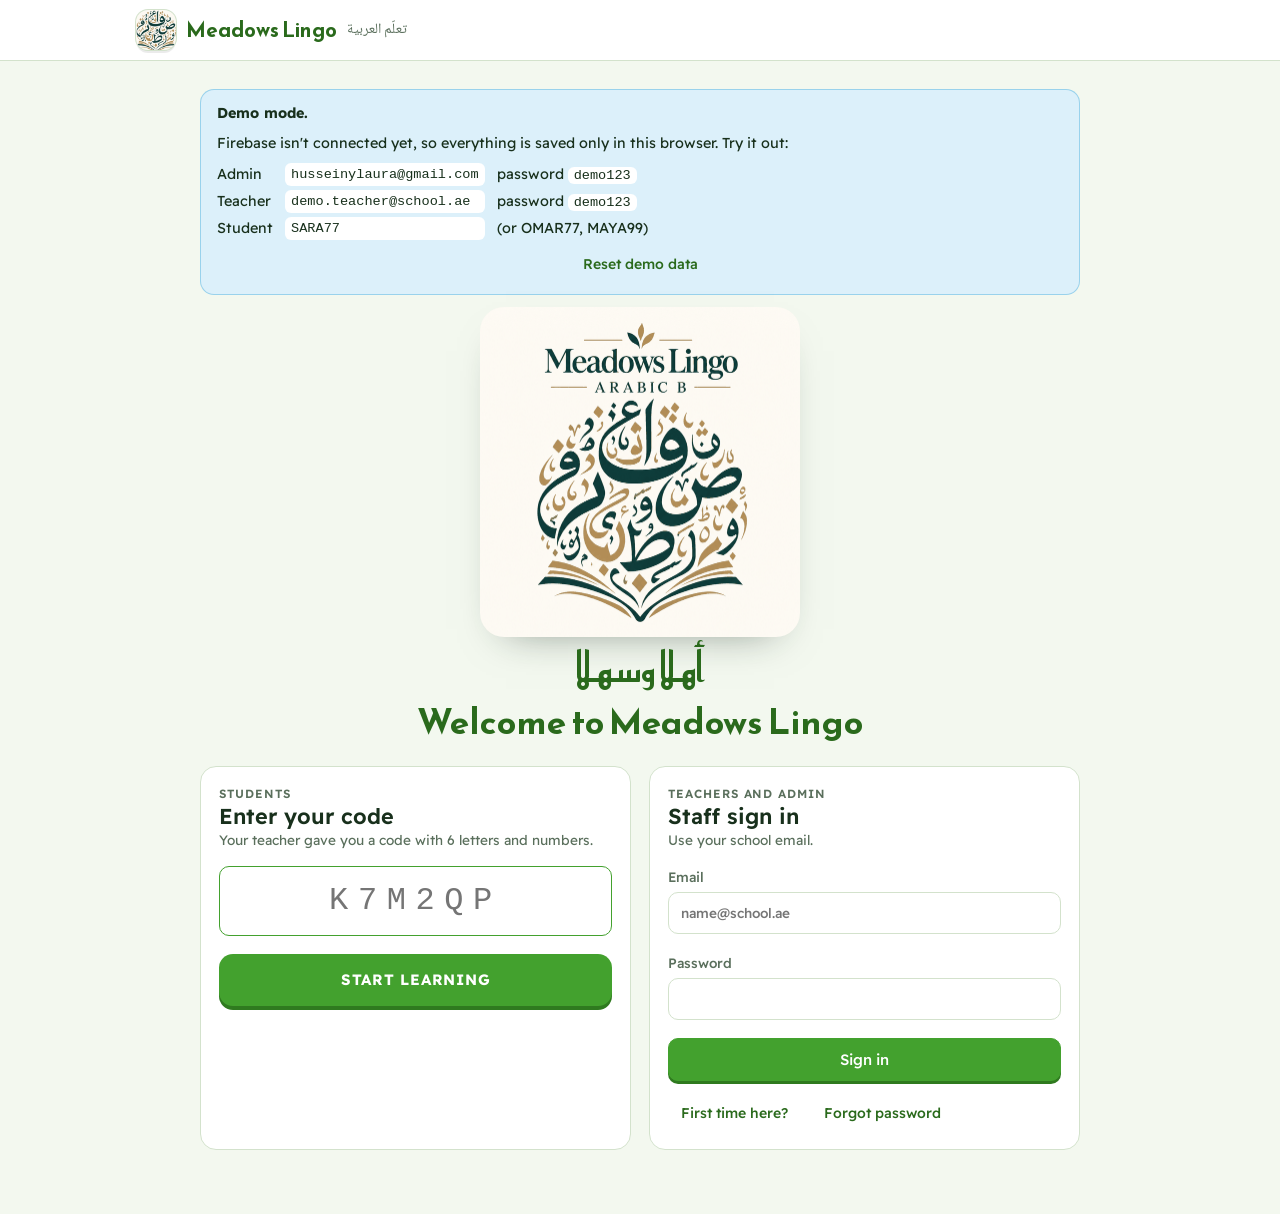
<file: index.html>
<!doctype html>
<html lang="en">
<head>
<meta charset="utf-8">
<meta name="viewport" content="width=device-width,initial-scale=1,viewport-fit=cover">
<title>Meadows Lingo · Sign in</title>
<link rel="preconnect" href="https://fonts.googleapis.com">
<link rel="preconnect" href="https://fonts.gstatic.com" crossorigin>
<link rel="stylesheet" href="https://fonts.googleapis.com/css2?family=Noto+Naskh+Arabic:wght@400;600;700&family=Readex+Pro:wght@400;500;600;700&family=Reem+Kufi:wght@500;700&display=swap">
<link rel="icon" type="image/png" href="img/favicon.png">
<link rel="apple-touch-icon" href="img/apple-touch-icon.png">
<link rel="stylesheet" href="css/app.css">
<link rel="stylesheet" href="css/portal.css">
</head>
<body>
<header class="top"><div class="wrap"><div class="brand"><img class="logo-img" src="img/logo-mark.png" alt="" width="40" height="40"><span class="name">Meadows Lingo</span><span class="ar brand-ar">تعلّم العربية</span></div></div></header>
<main class="wrap" style="padding-top:28px">
  <div id="demo" class="demo-banner" hidden></div>
  <div id="view"><div class="card muted">Loading…</div></div>
</main>
<div class="toast" id="toast" hidden></div>
<script src="js/config.js"></script>
<script type="module">
import * as B from "./js/backend.js";
const $ = s => document.querySelector(s);
const esc = s => String(s ?? "").replace(/[&<>"']/g, c => ({ "&": "&amp;", "<": "&lt;", ">": "&gt;", '"': "&quot;", "'": "&#39;" }[c]));
function toast(m) { const t = $("#toast"); t.textContent = m; t.hidden = false; clearTimeout(toast._t); toast._t = setTimeout(() => t.hidden = true, 3200); }
let staffMode = "signin", busy = false, lastErr = "";

if (B.DEMO) {
  const d = $("#demo"); d.hidden = false;
  d.innerHTML = `<b>Demo mode.</b> Firebase isn't connected yet, so everything is saved only in this browser. Try it out:
   <div class="demo-grid"><span>Admin</span><code>${esc(B.OWNER)}</code><span>password <code>demo123</code></span>
   <span>Teacher</span><code>demo.teacher@school.ae</code><span>password <code>demo123</code></span>
   <span>Student</span><code>SARA77</code><span>(or OMAR77, MAYA99)</span></div>
   <button class="btn sm ghost" id="resetDemo">Reset demo data</button>`;
  $("#resetDemo").onclick = () => { B.resetDemo(); location.reload(); };
}

function page() {
  $("#view").innerHTML = `<div class="portal-logo"><img src="img/logo.png" alt="Meadows Lingo · Arabic B" width="320"></div>
  <div class="hero-ar ar" style="text-align:center">أهلا وسهلا</div>
  <h1 class="portal-title">Welcome to Meadows Lingo</h1>
  <div class="portal">
   <section class="card stack portal-card">
    <div><div class="eyebrow">Students</div><h2>Enter your code</h2><p class="small muted">Your teacher gave you a code with 6 letters and numbers.</p></div>
    <form id="sf" class="stack">
     <input id="code" class="code-input" type="text" maxlength="7" autocomplete="off" autocapitalize="characters" spellcheck="false" placeholder="K7M2QP" aria-label="Your code">
     <button class="btn big go" id="sgo">Start learning</button>
    </form>
    <div id="serr" class="err" role="alert">${esc(lastErr)}</div>
   </section>
   <section class="card stack portal-card">
    <div><div class="eyebrow">Teachers and admin</div><h2>${staffMode === "create" ? "Set your password" : staffMode === "forgot" ? "Reset your password" : "Staff sign in"}</h2>
     <p class="small muted">${staffMode === "create" ? "First time here? Use the school email the admin added, and choose a password. We'll send you an email to confirm it's you." : staffMode === "forgot" ? "We'll email you a link to choose a new password." : "Use your school email."}</p></div>
    <form id="tf" class="stack">
     <label class="field">Email<input type="email" id="em" autocomplete="username" required placeholder="name@school.ae"></label>
     ${staffMode !== "forgot" ? `<label class="field">${staffMode === "create" ? "Choose a password (at least 8 characters)" : "Password"}<input type="password" id="pw" autocomplete="${staffMode === "create" ? "new-password" : "current-password"}" required minlength="${staffMode === "create" ? 8 : 6}"></label>` : ""}
     <button class="btn primary">${staffMode === "create" ? "Create password" : staffMode === "forgot" ? "Send reset link" : "Sign in"}</button>
    </form>
    <div id="terr" class="err" role="alert"></div>
    <div class="row small">
     ${staffMode !== "signin" ? `<button class="btn sm ghost" data-mode="signin">Back to sign in</button>` : `<button class="btn sm ghost" data-mode="create">First time here?</button><button class="btn sm ghost" data-mode="forgot">Forgot password</button>`}
    </div>
   </section>
  </div>`;
  const ci = $("#code");
  ci.oninput = () => { ci.value = ci.value.toUpperCase().replace(/[^A-Z0-9]/g, "").slice(0, 6); };
  $("#sf").onsubmit = async e => {
    e.preventDefault(); if (busy) return; busy = true; lastErr = ""; $("#serr").textContent = ""; $("#sgo").disabled = true; $("#sgo").textContent = "Checking…";
    try { await B.studentLogin(ci.value); }
    catch (err) { $("#serr").textContent = B.friendlyError(err); $("#sgo").disabled = false; $("#sgo").textContent = "Start learning"; }
    busy = false;
  };
  $("#tf").onsubmit = async e => {
    e.preventDefault(); if (busy) return; busy = true; $("#terr").textContent = "";
    const em = $("#em").value, pw = $("#pw") ? $("#pw").value : "";
    try {
      if (staffMode === "create") await B.staffCreatePassword(em, pw);
      else if (staffMode === "forgot") { await B.resetPassword(em); toast("If that email has an account, a reset link is on its way."); staffMode = "signin"; page(); }
      else await B.staffLogin(em, pw);
    } catch (err) { if ($("#terr")) $("#terr").textContent = B.friendlyError(err); }
    busy = false;
  };
  document.querySelectorAll("[data-mode]").forEach(b => b.onclick = () => { staffMode = b.dataset.mode; page(); });
  setTimeout(() => ci.focus(), 50);
}

function unverified(email) {
  $("#view").innerHTML = `<div class="card stack" style="max-width:560px;margin:0 auto">
   <h2>Check your email</h2>
   <p>We sent a link to <b>${esc(email)}</b>. Open it to confirm this is your email, then come back and press the button below.</p>
   <p class="small muted">Can't see it? Look in Junk or Other. It comes from noreply@ your Firebase project.</p>
   <div class="row"><button class="btn primary" id="chk">I've confirmed my email</button><button class="btn" id="again">Send it again</button><button class="btn ghost" id="out">Sign out</button></div>
   <div id="verr" class="err"></div></div>`;
  $("#chk").onclick = async () => { const u = await B.recheckVerify(); if (u && u.verified) route(u); else $("#verr").textContent = "Not confirmed yet. Open the link in the email first."; };
  $("#again").onclick = async () => { try { await B.resendVerify(); toast("Sent again"); } catch (e) { $("#verr").textContent = B.friendlyError(e); } };
  $("#out").onclick = () => B.signOut();
}
function notStaff(email) {
  $("#view").innerHTML = `<div class="card stack" style="max-width:560px;margin:0 auto">
   <h2>Not on the staff list yet</h2><p><b>${esc(email)}</b> can sign in, but the admin hasn't added it as a teacher. Ask the admin to add this email, then sign in again.</p>
   <button class="btn" id="out" style="align-self:flex-start">Sign out</button></div>`;
  $("#out").onclick = () => B.signOut();
}

async function route(u) {
  if (!u) { page(); return; }
  try {
    const s = await B.resolveSession(u);
    if (!s) page();
    else if (s.kind === "student") location.replace("app.html");
    else if (s.kind === "staff") location.replace("staff.html");
    else if (s.kind === "unverified") unverified(s.email);
    else notStaff(s.email);
  } catch (e) { lastErr = B.friendlyError(e); page(); }
}
B.onAuth(route).catch(e => { $("#view").innerHTML = `<div class="card err">Couldn't connect: ${esc(B.friendlyError(e))}</div>`; });
</script>
</body>
</html>
</file>
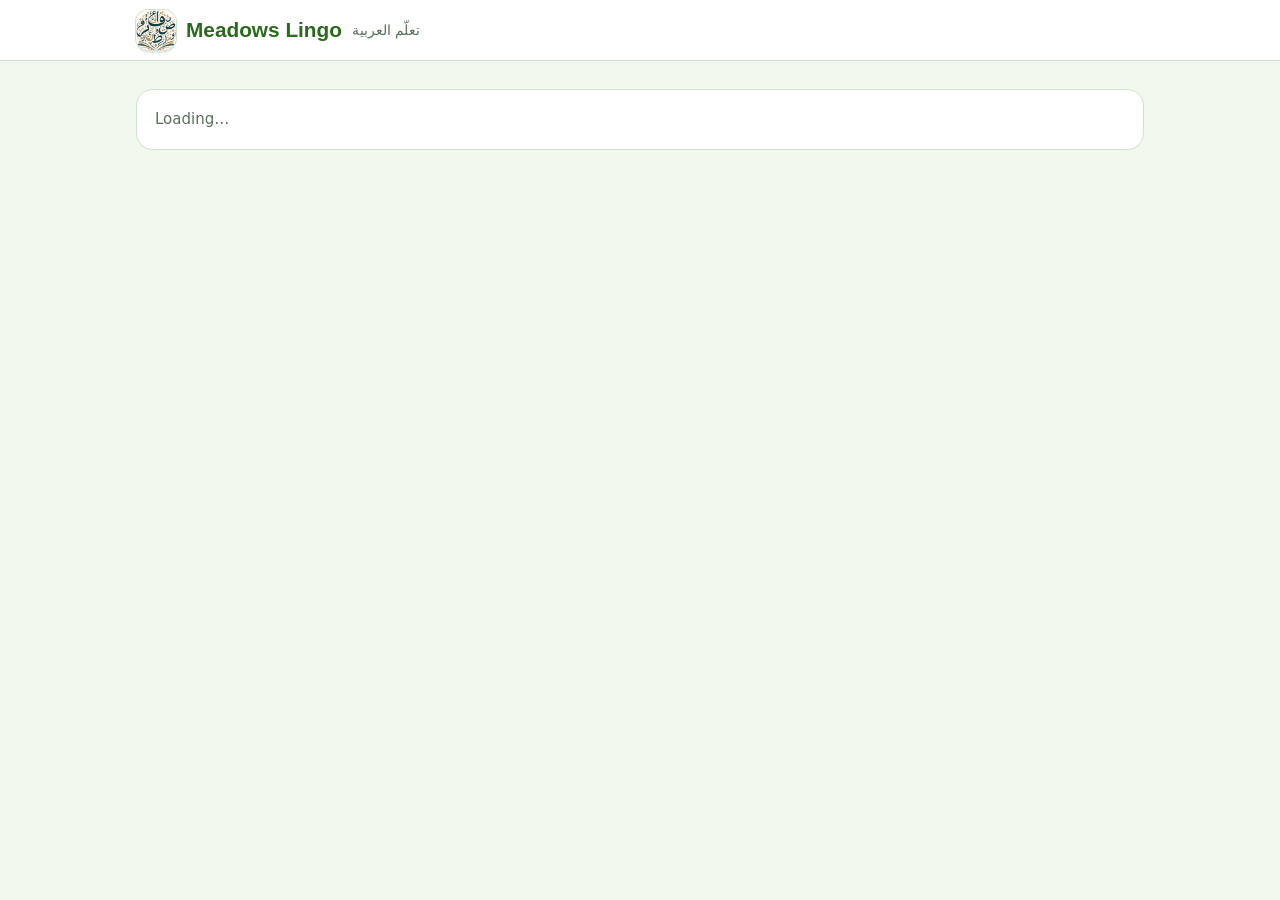
<file: app.html>
<!doctype html>
<html lang="en">
<head>
<meta charset="utf-8">
<meta name="viewport" content="width=device-width,initial-scale=1,viewport-fit=cover">
<title>Meadows Lingo</title>
<link rel="preconnect" href="https://fonts.googleapis.com">
<link rel="preconnect" href="https://fonts.gstatic.com" crossorigin>
<link rel="stylesheet" href="https://fonts.googleapis.com/css2?family=Noto+Naskh+Arabic:wght@400;600;700&family=Readex+Pro:wght@400;500;600;700&family=Reem+Kufi:wght@500;700&display=swap">
<link rel="icon" type="image/png" href="img/favicon.png">
<link rel="apple-touch-icon" href="img/apple-touch-icon.png">
<link rel="stylesheet" href="css/app.css">
<link rel="stylesheet" href="css/portal.css">
</head>
<body>
<header class="top">
  <div class="wrap">
    <div class="brand"><img class="logo-img" src="img/logo-mark.png" alt="" width="40" height="40"><span class="name">Meadows Lingo</span><span class="ar brand-ar">تعلّم العربية</span></div>
    <div class="who" id="who"></div>
    <div class="who" id="acct"></div>
  </div>
  <div class="wrap"><nav class="tabs" id="tabs" aria-label="Sections"></nav></div>
</header>
<main class="wrap"><div id="view"><div class="card muted">Loading…</div></div></main>
<div class="fbar" id="fbar" hidden></div>
<div class="toast" id="toast" hidden></div>
<script src="js/config.js"></script>
<script src="js/data.js"></script>
<script src="js/art.js"></script>
<script type="module" src="js/app.js"></script>
</body>
</html>
</file>
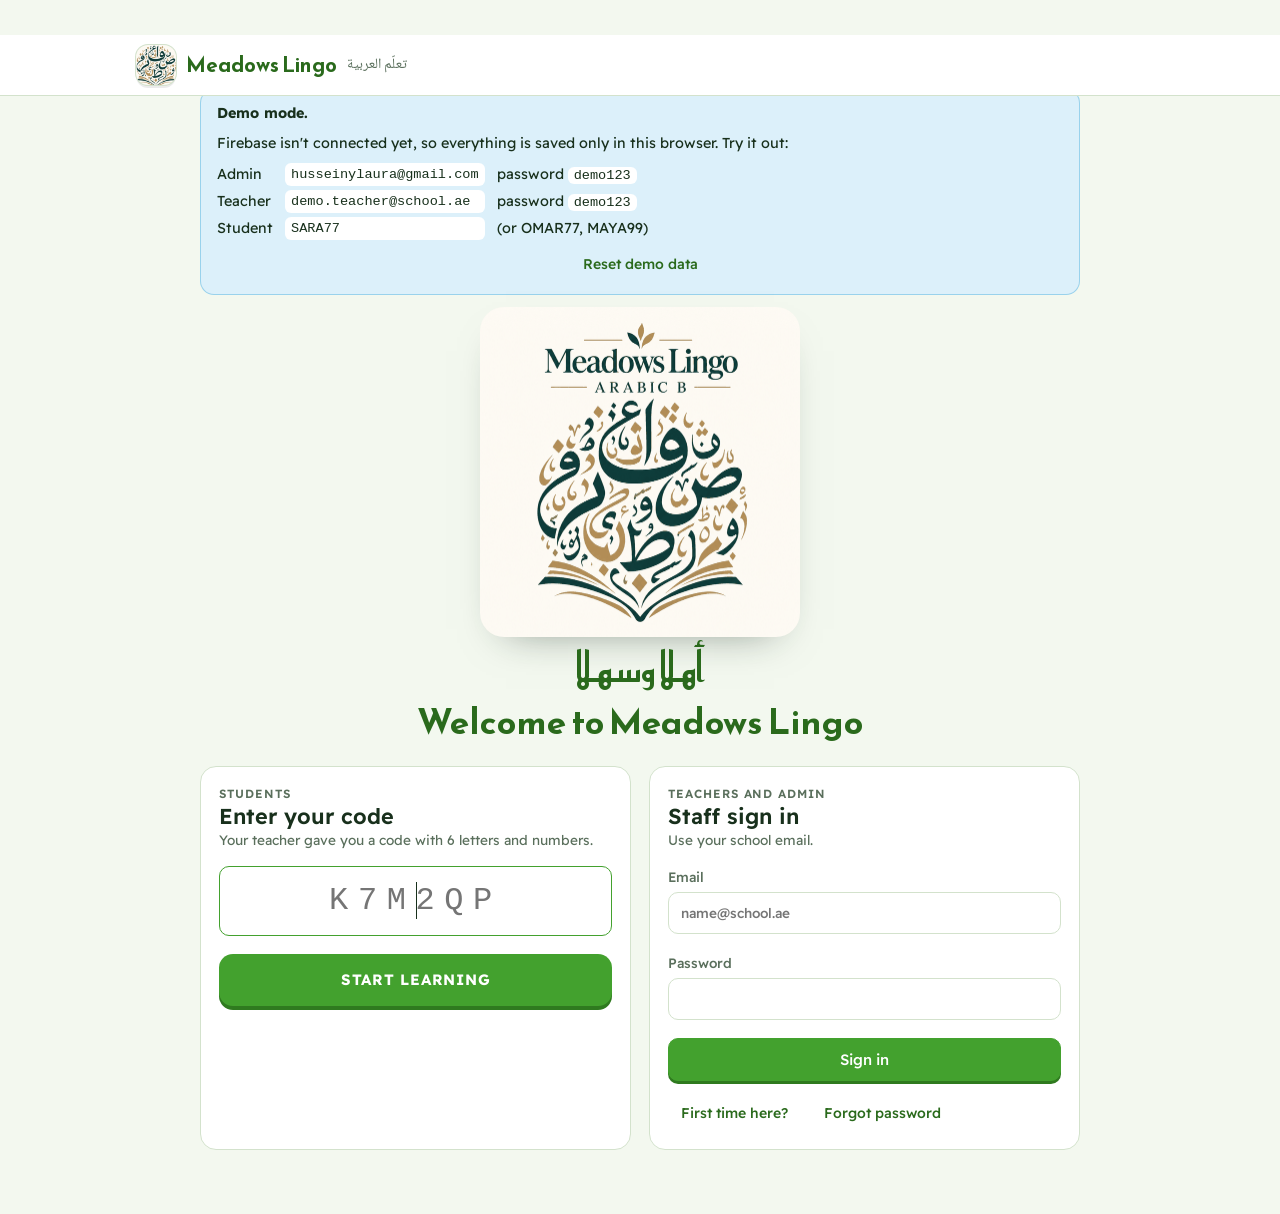
<file: staff.html>
<!doctype html>
<html lang="en">
<head>
<meta charset="utf-8">
<meta name="viewport" content="width=device-width,initial-scale=1,viewport-fit=cover">
<title>Meadows Lingo · Staff</title>
<link rel="preconnect" href="https://fonts.googleapis.com">
<link rel="preconnect" href="https://fonts.gstatic.com" crossorigin>
<link rel="stylesheet" href="https://fonts.googleapis.com/css2?family=Noto+Naskh+Arabic:wght@400;600;700&family=Readex+Pro:wght@400;500;600;700&family=Reem+Kufi:wght@500;700&display=swap">
<link rel="icon" type="image/png" href="img/favicon.png">
<link rel="apple-touch-icon" href="img/apple-touch-icon.png">
<link rel="stylesheet" href="css/app.css">
<link rel="stylesheet" href="css/portal.css">
</head>
<body>
<header class="top">
  <div class="wrap">
    <div class="brand"><img class="logo-img" src="img/logo-mark.png" alt="" width="40" height="40"><span class="name">Meadows Lingo</span><span class="brand-ar">Staff</span></div>
    <div class="who" id="acct"></div>
  </div>
  <div class="wrap"><nav class="tabs" id="tabs" aria-label="Sections"></nav></div>
</header>
<main class="wrap">
  <div id="demo" class="demo-banner no-print" hidden></div>
  <div id="view"><div class="card muted">Loading…</div></div>
</main>
<dialog id="dlg"><div class="dlg" id="dlgBody"></div></dialog>
<div class="toast" id="toast" hidden></div>
<script src="js/config.js"></script>
<script src="js/data.js"></script>
<script src="js/art.js"></script>
<script type="module" src="js/staff.js"></script>
</body>
</html>
</file>
<file: css/app.css>
:root{color-scheme:light}html{scroll-padding-top:env(safe-area-inset-top,0px)}body{margin:0;padding:0;padding-top:env(safe-area-inset-top,0px);padding-bottom:env(safe-area-inset-bottom,0px)}img{max-width:100%}[hidden]{display:none!important}
/* Layout: a meadow trail — sticky header, lesson path of round stepping-stones down the centre with a stats sidebar; lessons run full-width with a check bar pinned to the bottom */
:root{
  --bg:#f3f8ef; --surface:#ffffff; --sunk:#e8f0e3; --ink:#18301c; --muted:#5a6f5c; --line:#d3e2cc;
  --accent:#43a12e; --accent-deep:#2f7a1f; --accent-ink:#2a6a1c; --accent-soft:#e0f3d8; --on-accent:#ffffff;
  --sky:#1b98d0; --sky-soft:#dcf0fa; --gold:#f2b705; --gold-deep:#c48d00; --flame:#f07a1a; --red:#e0484f;
  --good:#2f8f2a; --good-soft:#dbf3d3; --good-deep:#22701e; --bad:#cf3f36; --bad-soft:#fde4e1; --bad-deep:#9f2c25;
  --f-ui:"Readex Pro",system-ui,-apple-system,"Segoe UI",sans-serif;
  --f-ar:"Noto Naskh Arabic","Geeza Pro","Arial",serif;
  --f-display:"Reem Kufi","Readex Pro",sans-serif;
  --r:16px;
}
@media (prefers-color-scheme: dark){:root:not([data-theme="light"]){
  --bg:#0e170f; --surface:#162319; --sunk:#111c13; --ink:#e3efe0; --muted:#94ab92; --line:#2a3d2c;
  --accent:#62c24c; --accent-deep:#3e8a2e; --accent-ink:#a2e48f; --accent-soft:#1f3a1a; --on-accent:#0b1d08;
  --sky:#4cbcec; --sky-soft:#12364a; --gold:#f5c430; --gold-deep:#a17a00; --flame:#ff9a45; --red:#ff6f74;
  --good:#6bd062; --good-soft:#173418; --good-deep:#3c8f36; --bad:#ff7a6e; --bad-soft:#3d1a17; --bad-deep:#a8443a; color-scheme:dark}}
:root[data-theme="dark"]{
  --bg:#0e170f; --surface:#162319; --sunk:#111c13; --ink:#e3efe0; --muted:#94ab92; --line:#2a3d2c;
  --accent:#62c24c; --accent-deep:#3e8a2e; --accent-ink:#a2e48f; --accent-soft:#1f3a1a; --on-accent:#0b1d08;
  --sky:#4cbcec; --sky-soft:#12364a; --gold:#f5c430; --gold-deep:#a17a00; --flame:#ff9a45; --red:#ff6f74;
  --good:#6bd062; --good-soft:#173418; --good-deep:#3c8f36; --bad:#ff7a6e; --bad-soft:#3d1a17; --bad-deep:#a8443a; color-scheme:dark}
*{box-sizing:border-box}
body{background:var(--bg);color:var(--ink);font-family:var(--f-ui);font-size:15px;line-height:1.55}
.ar{font-family:var(--f-ar);direction:rtl;unicode-bidi:isolate}
h1,h2,h3{text-wrap:balance;margin:0;line-height:1.2}
h2{font-size:1.35rem;font-weight:600}
h3{font-size:1.05rem;font-weight:600}
p{margin:0}
button,input,select,textarea{font:inherit;color:inherit}
button{cursor:pointer}
:focus-visible{outline:3px solid var(--accent);outline-offset:2px}
.wrap{max-width:1040px;margin:0 auto;padding-inline:16px}

/* header */
.top{position:sticky;top:env(safe-area-inset-top,0px);z-index:20;background:var(--surface);border-bottom:1px solid var(--line)}
.top .wrap{display:flex;align-items:center;gap:12px;padding-block:10px;flex-wrap:wrap}
.brand{display:flex;align-items:baseline;gap:10px;margin-inline-end:auto}
.brand{align-items:center}.logo{display:grid;place-items:center;width:38px;height:38px;border-radius:12px;background:var(--accent);color:var(--on-accent);font-family:var(--f-display);font-size:1.5rem;box-shadow:0 3px 0 var(--accent-deep);padding-bottom:4px}
.brand .name{font-family:var(--f-display);font-size:1.3rem;font-weight:700;color:var(--accent-ink)}.brand-ar{font-size:.9rem;color:var(--muted)}

.who{display:flex;gap:8px;align-items:center;font-size:.85rem;color:var(--muted)}
.pill{display:inline-flex;align-items:center;gap:6px;padding:3px 10px;border-radius:999px;background:var(--sunk);border:1px solid var(--line);font-size:.8rem;color:var(--ink);white-space:nowrap}
.pill.acc{background:var(--accent-soft);border-color:transparent;color:var(--accent-ink);font-weight:600}
.pill.red{background:var(--bad-soft);border-color:transparent;color:var(--bad);font-weight:600}
.pill.good{background:var(--good-soft);border-color:transparent;color:var(--good);font-weight:600}
nav.tabs{display:flex;gap:4px;overflow-x:auto;padding-block:0 8px;scrollbar-width:none}
nav.tabs::-webkit-scrollbar{display:none}
nav.tabs button{border:0;background:none;padding:8px 14px;border-radius:999px;color:var(--muted);font-weight:500;white-space:nowrap}
nav.tabs button[aria-current="page"]{background:var(--ink);color:var(--surface)}
nav.tabs button:hover:not([aria-current="page"]){background:var(--sunk);color:var(--ink)}
nav.tabs .badge{display:inline-block;min-width:18px;padding:0 5px;margin-inline-start:6px;border-radius:9px;background:var(--red);color:#fff;font-size:.72rem;line-height:18px;text-align:center}

main{padding-block:22px 64px}
.stack{display:flex;flex-direction:column;gap:18px}
.row{display:flex;gap:10px;flex-wrap:wrap;align-items:center}
.grid{display:grid;gap:14px;grid-template-columns:repeat(auto-fill,minmax(220px,1fr))}
.grid2{display:grid;gap:14px;grid-template-columns:repeat(auto-fit,minmax(min(100%,320px),1fr))}
.card{background:var(--surface);border:1px solid var(--line);border-radius:var(--r);padding:18px;min-width:0}
.muted{color:var(--muted)}
.small{font-size:.85rem}
.eyebrow{font-size:.74rem;letter-spacing:.08em;text-transform:uppercase;color:var(--muted);font-weight:600}
.btn{display:inline-flex;align-items:center;justify-content:center;gap:8px;border:1px solid var(--line);background:var(--surface);padding:9px 16px;border-radius:10px;font-weight:500;min-height:42px}
.btn:hover{border-color:var(--accent)}
.btn.primary{background:var(--accent);border-color:var(--accent);color:var(--on-accent);box-shadow:0 3px 0 var(--accent-deep)}
.btn.primary:hover{filter:brightness(1.07)}
.btn.ghost{background:transparent;border-color:transparent;color:var(--accent-ink)}
.btn.sm{min-height:34px;padding:5px 12px;font-size:.88rem}
.btn:disabled{opacity:.45;cursor:not-allowed}
.icon-btn{display:inline-flex;align-items:center;justify-content:center;width:40px;height:40px;border-radius:50%;border:1px solid var(--line);background:var(--surface);color:var(--accent-ink);flex:none}
.icon-btn:hover{border-color:var(--accent);background:var(--accent-soft)}
.icon-btn svg{width:18px;height:18px}
label.field{display:flex;flex-direction:column;gap:5px;font-size:.85rem;color:var(--muted);font-weight:500;min-width:0}
input[type=text],input[type=date],input[type=number],select,textarea{border:1px solid var(--line);background:var(--surface);border-radius:10px;padding:9px 12px;min-height:42px;width:100%;color:var(--ink)}
textarea{min-height:120px;resize:vertical;font-family:ui-monospace,Menlo,monospace;font-size:.85rem}

/* route strip */
.route{display:flex;gap:0;overflow-x:auto;padding-bottom:4px}
.stop{flex:1 0 110px;position:relative;padding:12px 10px 10px;text-align:center;border:0;background:none}
.stop::before{content:"";position:absolute;top:27px;left:0;right:0;height:6px;background:var(--accent-soft)}
.stop:first-child::before{left:50%}.stop:last-child::before{right:50%}
.stop .dot{position:relative;display:grid;place-items:center;width:36px;height:36px;margin:0 auto 6px;border-radius:50%;background:var(--surface);border:3px solid var(--accent);font-weight:700;font-size:.8rem;color:var(--accent-ink)}
.stop.on .dot{background:var(--accent);color:var(--surface)}
.stop .lbl{font-size:.82rem;font-weight:600}
.stop .sub{font-size:.72rem;color:var(--muted)}

/* units */
.chips{display:flex;gap:8px;flex-wrap:wrap}
.chip{border:1px solid var(--line);background:var(--surface);border-radius:999px;padding:7px 14px;font-size:.88rem;display:inline-flex;gap:8px;align-items:baseline}
.chip .ar{font-size:.95rem;color:var(--muted)}
.chip[aria-pressed="true"]{background:var(--accent-soft);border-color:var(--accent);color:var(--accent-ink);font-weight:600}
.seg{display:inline-flex;background:var(--sunk);border-radius:12px;padding:4px;gap:2px;flex-wrap:wrap}
.seg button{border:0;background:none;padding:7px 14px;border-radius:9px;font-weight:500;color:var(--muted)}
.seg button[aria-pressed="true"]{background:var(--surface);color:var(--ink);box-shadow:0 1px 2px rgba(0,0,0,.08)}

.word{display:flex;flex-direction:column;gap:6px;position:relative}
.word .ar{font-size:2rem;line-height:1.5;font-weight:600}
.word .tr{font-size:.84rem;color:var(--muted);font-style:italic}
.word .en{font-weight:500}
.word .icon-btn{position:absolute;top:14px;inset-inline-end:14px}
.sent{display:flex;gap:12px;align-items:flex-start;padding-block:12px;border-top:1px solid var(--line)}
.sent:first-of-type{border-top:0}
.sent .ar{font-size:1.35rem;line-height:1.7}

/* flashcard */
.flash{min-height:260px;display:flex;flex-direction:column;align-items:center;justify-content:center;gap:10px;text-align:center;cursor:pointer;user-select:none}
.flash .big{font-size:clamp(2.6rem,9vw,4.2rem);line-height:1.4;font-weight:700}
.progress{height:8px;background:var(--sunk);border-radius:4px;overflow:hidden}
.progress span{display:block;height:100%;background:var(--accent);transition:width .3s}

/* runner */
.q-prompt{font-size:1.1rem;font-weight:500}
.q-ar{font-size:clamp(1.6rem,5vw,2.3rem);line-height:1.7;font-weight:600}
.passage{background:var(--sunk);border-radius:12px;padding:16px 18px;font-size:1.25rem;line-height:2;max-height:320px;overflow:auto}
.opts{display:grid;gap:10px;grid-template-columns:repeat(auto-fit,minmax(min(100%,220px),1fr))}
.opt{box-shadow:0 3px 0 var(--line);border:2px solid var(--line);background:var(--surface);border-radius:12px;padding:12px 14px;text-align:start;min-height:56px;display:flex;align-items:center;gap:10px}
.opt .k{flex:none;width:26px;height:26px;border-radius:50%;display:grid;place-items:center;background:var(--sunk);font-size:.78rem;font-weight:600;color:var(--muted)}
.opt.sel{border-color:var(--sky);background:var(--sky-soft)}
.opt.arabic{font-family:var(--f-ar);font-size:1.3rem;direction:rtl;justify-content:flex-start}
.opt:hover:not(:disabled){border-color:var(--accent)}
.opt.right{border-color:var(--good);background:var(--good-soft)}
.opt.wrong{border-color:var(--bad);background:var(--bad-soft)}
.opt:disabled{cursor:default}
.feedback{border-radius:12px;padding:12px 16px;font-weight:500}
.feedback.ok{background:var(--good-soft);color:var(--good)}
.feedback.no{background:var(--bad-soft);color:var(--bad)}
.answer-slot{min-height:72px;border:2px dashed var(--line);border-radius:12px;padding:10px 14px;display:flex;flex-wrap:wrap;gap:8px;align-items:center;direction:rtl;font-family:var(--f-ar)}
.answer-slot .joined{font-size:2.2rem;line-height:1.5;font-weight:600}
.tiles{display:flex;flex-wrap:wrap;gap:8px;direction:rtl}
.tile{font-family:var(--f-ar);font-size:1.5rem;min-width:52px;min-height:52px;padding:4px 14px;border-radius:10px;border:1px solid var(--line);background:var(--surface);box-shadow:0 2px 0 var(--line)}
.tile:hover:not(:disabled){border-color:var(--accent)}
.tile:disabled{opacity:.25}
.tile.in{background:var(--accent-soft);border-color:var(--accent)}
.kbd{display:flex;flex-direction:column;gap:6px;direction:rtl}
.kbd .krow{display:flex;gap:5px;justify-content:center;flex-wrap:wrap}
.kbd button{font-family:var(--f-ar);font-size:1.25rem;min-width:36px;height:42px;border-radius:8px;border:1px solid var(--line);background:var(--surface);padding:0 6px}
.kbd button.wide{min-width:120px;font-family:var(--f-ui);font-size:.85rem}
.typed{font-size:1.8rem;text-align:right}

/* letters */
.letters{display:grid;grid-template-columns:repeat(auto-fill,minmax(64px,1fr));gap:8px;direction:rtl}
.letters button{font-family:var(--f-ar);font-size:1.8rem;height:64px;border-radius:12px;border:1px solid var(--line);background:var(--surface);line-height:1}
.letters button[aria-pressed="true"]{background:var(--ink);color:var(--surface);border-color:var(--ink)}
.forms{display:grid;grid-template-columns:repeat(4,1fr);gap:8px;direction:rtl}
.forms button{display:flex;flex-direction:column;align-items:center;gap:2px;padding:8px 4px;border-radius:12px;border:1px solid var(--line);background:var(--surface)}
.forms button .ar{font-size:2rem;line-height:1.5}
.forms button span:last-child{font-size:.72rem;color:var(--muted);direction:ltr}
.forms button[aria-pressed="true"]{border-color:var(--accent);background:var(--accent-soft)}
.pad{position:relative;width:min(100%,320px);aspect-ratio:1;max-width:100%;border-radius:16px;background:var(--surface);border:1px solid var(--line);touch-action:none;overflow:hidden;
  background-image:linear-gradient(var(--line) 1px,transparent 1px);background-size:100% 25%}
.pad canvas{position:absolute;inset:0;width:100%;height:100%}
.stars{font-size:1.6rem;letter-spacing:4px;color:var(--gold)}
.stars .off{color:var(--line)}

/* homework */
.hw{display:grid;grid-template-columns:1fr auto;gap:6px 14px;align-items:center}
.hw .meta{display:flex;gap:8px;flex-wrap:wrap;align-items:center}
.code{font-family:ui-monospace,Menlo,monospace;font-size:.85rem;background:var(--sunk);border-radius:10px;padding:12px;word-break:break-all;user-select:all}
table{border-collapse:collapse;width:100%;font-size:.88rem}
th,td{text-align:start;padding:8px 10px;border-bottom:1px solid var(--line);white-space:nowrap}
th{font-size:.75rem;text-transform:uppercase;letter-spacing:.06em;color:var(--muted)}
td.num{font-variant-numeric:tabular-nums}
.scroll{overflow-x:auto}
.stat{display:flex;flex-direction:column;gap:2px}
.stat b{font-size:1.6rem;font-variant-numeric:tabular-nums;line-height:1.1}
.note{border-inline-start:4px solid var(--gold);background:var(--sunk);padding:10px 14px;border-radius:0 10px 10px 0;font-size:.9rem}
.toast{position:fixed;left:50%;bottom:calc(20px + env(safe-area-inset-bottom,0px));transform:translateX(-50%);background:var(--ink);color:var(--surface);padding:10px 18px;border-radius:999px;font-size:.9rem;z-index:50;max-width:calc(100% - 32px)}
.hero-ar{font-family:var(--f-display);font-size:clamp(1.8rem,5vw,2.6rem);color:var(--accent-ink);line-height:1.3}
.skillbar{display:grid;grid-template-columns:110px 1fr 56px;gap:10px;align-items:center;font-size:.88rem}

/* Meadows Lingo: path, lesson, check bar */
.hstat{display:inline-flex;align-items:center;gap:4px;font-weight:700;font-size:.95rem;color:var(--ink)}
.hstat svg{width:20px;height:20px}
.flame{display:inline-flex;align-items:center;gap:4px;color:var(--flame)}.flame svg{width:22px;height:22px}.flame b{color:var(--ink)}
.hstat.gem{color:var(--sky)}
.learn{display:grid;grid-template-columns:minmax(0,1fr) 300px;gap:24px;align-items:start}
.learn .side{order:2;position:sticky;top:calc(130px + env(safe-area-inset-top,0px))}
.learn .main-path{order:1}
@media (max-width:820px){.learn{grid-template-columns:1fr}.learn .side{order:0;position:static}}
.trio{display:grid;grid-template-columns:repeat(3,1fr);gap:10px}
.trio .stat b{font-size:1.4rem}
.progress.goal{height:12px;border-radius:6px}.progress.goal span{background:var(--gold)}
.unit-banner{border-radius:var(--r);padding:16px 18px;background:var(--accent);color:var(--on-accent);display:flex;justify-content:space-between;align-items:center;gap:12px;flex-wrap:wrap;box-shadow:0 4px 0 var(--accent-deep)}
.unit:nth-of-type(3n+2) .unit-banner{background:var(--sky);box-shadow:0 4px 0 color-mix(in srgb,var(--sky) 70%,#000)}
.unit:nth-of-type(3n+3) .unit-banner{background:var(--flame);box-shadow:0 4px 0 color-mix(in srgb,var(--flame) 70%,#000)}
.banner-btn{background:transparent;border:2px solid currentColor;color:inherit;opacity:.95}
.path{display:flex;flex-direction:column;align-items:center;gap:18px;padding-block:18px 28px}
.node-wrap{display:flex;flex-direction:column;align-items:center;gap:8px;max-width:100%}
.node{width:74px;height:68px;border-radius:50%;border:0;background:var(--accent);box-shadow:0 7px 0 var(--accent-deep);color:var(--on-accent);display:grid;place-items:center;transition:transform .08s,box-shadow .08s}
.node svg{width:32px;height:32px}
.node:active{transform:translateY(5px);box-shadow:0 2px 0 var(--accent-deep)}
.node.done{background:var(--gold);box-shadow:0 7px 0 var(--gold-deep);color:#fff}
.node.locked{background:var(--sunk);box-shadow:0 7px 0 var(--line);color:var(--muted);cursor:not-allowed}
.node.now{outline:6px solid var(--accent-soft);outline-offset:5px}
.node-lbl{font-size:.78rem;color:var(--muted);font-weight:600}
.start-tip{animation:bob 1.6s ease-in-out infinite;background:var(--surface);border:2px solid var(--line);border-radius:10px;padding:4px 12px;font-weight:700;color:var(--accent-ink);font-size:.78rem;text-transform:uppercase;letter-spacing:.08em}
@keyframes bob{50%{transform:translateY(-5px)}}
.lesson{max-width:720px;margin:0 auto}
.lesson-top{display:flex;align-items:center;gap:14px}
.progress.fat{flex:1;height:16px;border-radius:9px}.progress.fat span{border-radius:9px;background:var(--accent)}
.icon-btn.plain{border:0;background:transparent;color:var(--muted)}
.hearts{display:inline-flex;align-items:center;gap:4px;font-weight:700;color:var(--red);font-variant-numeric:tabular-nums}
.hearts svg{width:24px;height:24px}
.hearts.hit{animation:shake .4s}
@keyframes shake{25%{transform:translateX(-4px)}75%{transform:translateX(4px)}}
.big-hearts{font-size:2rem}.big-hearts svg{width:56px;height:56px}
.big-speak{width:84px;height:84px;border-radius:20px;border:0;background:var(--sky);color:#fff;box-shadow:0 5px 0 color-mix(in srgb,var(--sky) 70%,#000);display:grid;place-items:center}
.big-speak svg{width:38px;height:38px}
.big-speak.slow{width:60px;height:60px;border-radius:16px}.big-speak.slow svg{width:26px;height:26px}
.intro-card{text-align:center;align-items:center;padding-block:28px}
.intro-ar{font-size:clamp(3rem,11vw,4.6rem);line-height:1.4;font-weight:700}
.match{display:grid;grid-template-columns:1fr 1fr;gap:12px}
.match .col{display:flex;flex-direction:column;gap:10px;min-width:0}
.mbtn{min-height:58px;border:2px solid var(--line);border-radius:14px;background:var(--surface);box-shadow:0 3px 0 var(--line);font-weight:500;padding:8px;transition:opacity .2s}
.mbtn.ar{font-size:1.45rem}
.mbtn.sel{border-color:var(--sky);background:var(--sky-soft)}
.mbtn.ok{opacity:.35;border-color:var(--good);background:var(--good-soft);box-shadow:none}
.mbtn.bad{border-color:var(--bad);background:var(--bad-soft);animation:shake .4s}
.fbar{position:fixed;left:0;right:0;bottom:0;background:var(--surface);border-top:2px solid var(--line);padding-block:16px calc(16px + env(safe-area-inset-bottom,0px));z-index:30}
.fbar.ok{background:var(--good-soft);border-color:transparent}
.fbar.no{background:var(--bad-soft);border-color:transparent}
.fb-in{display:flex;align-items:center;justify-content:space-between;gap:14px;flex-wrap:wrap;max-width:720px}
.fb-msg{font-weight:700;font-size:1.2rem}
.fbar.ok .fb-msg{color:var(--good)}.fbar.no .fb-msg{color:var(--bad)}
.fb-detail{color:var(--ink)}
.btn.big{min-height:52px;padding-inline:34px;font-weight:700;text-transform:uppercase;letter-spacing:.05em;border-radius:14px;border:0}
.btn.big.go{background:var(--accent);color:var(--on-accent);box-shadow:0 4px 0 var(--accent-deep)}
.btn.big.bad{background:var(--bad);color:#fff;box-shadow:0 4px 0 var(--bad-deep)}
.btn.big:disabled{background:var(--sunk);color:var(--muted);box-shadow:0 4px 0 var(--line);opacity:1}
.btn.big:active:not(:disabled){transform:translateY(3px);box-shadow:0 1px 0 var(--accent-deep)}
@media (max-width:560px){.fb-in .btn.big{width:100%}}
body.in-lesson main{padding-bottom:180px}
body.in-lesson .tabs{display:none}
.done-card{text-align:center;align-items:center}
.tile-stat{border-radius:14px;border:2px solid var(--line);padding:10px;align-items:center}
.tile-stat span{font-weight:700;text-transform:uppercase;letter-spacing:.05em;font-size:.7rem}
.tile-stat.xp{border-color:var(--gold)}.tile-stat.xp span{color:var(--gold-deep)}
.tile-stat.acc{border-color:var(--accent)}.tile-stat.acc span{color:var(--accent-ink)}
.tile-stat.fl{border-color:var(--flame)}.tile-stat.fl span{color:var(--flame)}
.tile-stat b{font-size:1.3rem}
@media (prefers-reduced-motion:reduce){.start-tip,.hearts.hit,.mbtn.bad{animation:none}}
@media (max-width:560px){.hw{grid-template-columns:1fr}.forms button .ar{font-size:1.6rem}}
@media (prefers-reduced-motion:reduce){*{transition:none!important}}

/* ============ illustrated themes (art.js) ============ */
body.themed{--accent:var(--t);--accent-deep:color-mix(in srgb,var(--t) 70%,#000);--accent-soft:color-mix(in srgb,var(--t) 13%,var(--surface));--accent-ink:color-mix(in srgb,var(--t) 78%,var(--ink))}
.art-svg{display:block;width:100%;height:100%;object-fit:cover}

/* home hero */
.hero,.theme-hero{position:relative;border-radius:24px;overflow:hidden;min-height:clamp(240px,34vw,340px);display:grid;align-items:end;isolation:isolate;box-shadow:0 18px 40px -22px rgba(20,10,40,.55)}
.hero-art{position:absolute;inset:0;z-index:-2}
.hero-shade{position:absolute;inset:0;z-index:-1;background:linear-gradient(180deg,rgba(10,6,30,.05) 20%,rgba(10,6,30,.62) 100%)}
.hero-copy{padding:clamp(18px,4vw,36px);color:#fff;text-align:center;justify-self:center;max-width:760px}
.hero-kicker{font-family:var(--f-display);font-size:clamp(1.1rem,3vw,1.5rem);opacity:.95;text-shadow:0 2px 12px rgba(0,0,0,.35)}
.hero h1{font-family:var(--f-ui);font-weight:700;font-size:clamp(2.3rem,7vw,4.4rem);letter-spacing:-.02em;line-height:1;text-shadow:0 4px 24px rgba(0,0,0,.4)}
.hero-sub{font-weight:600;font-size:clamp(1rem,2.4vw,1.35rem);margin-top:10px;text-shadow:0 2px 12px rgba(0,0,0,.4)}
.hero-tag{opacity:.92;margin-top:4px;text-shadow:0 2px 10px rgba(0,0,0,.45)}
.resume{display:flex;align-items:center;justify-content:space-between;gap:12px;flex-wrap:wrap;background:var(--surface);border:1px solid var(--line);border-radius:18px;padding:12px 14px 12px 18px;box-shadow:0 10px 24px -18px rgba(0,0,0,.4)}

/* theme cards */
.theme-grid{display:grid;grid-template-columns:repeat(auto-fill,minmax(210px,1fr));gap:14px}
.next-theme{position:relative;display:block;aspect-ratio:4/3;border:0;padding:0;border-radius:18px;overflow:hidden;text-align:start;color:#fff;background:#222;isolation:isolate;box-shadow:0 10px 22px -14px rgba(0,0,0,.6);transition:transform .18s,box-shadow .18s}
.theme-card:hover,.next-theme:hover{transform:translateY(-3px);box-shadow:0 18px 30px -16px rgba(0,0,0,.6)}
.theme-card:focus-visible,.next-theme:focus-visible{outline:4px solid var(--t);outline-offset:3px}
.tc-art{position:absolute;inset:0;z-index:-2;transition:transform .5s}
.theme-card:hover .tc-art{transform:scale(1.05)}
.tc-shade{position:absolute;inset:0;z-index:-1;background:linear-gradient(180deg,rgba(0,0,0,0) 30%,rgba(0,0,0,.72) 100%)}
.tc-copy{position:absolute;inset:auto 0 0 0;display:flex;flex-direction:column;gap:2px;padding:12px 14px}
.tc-kicker{font-size:.72rem;font-weight:700;letter-spacing:.14em;text-transform:uppercase;opacity:.9}
.tc-title{font-size:1.12rem;font-weight:700;line-height:1.2;text-wrap:balance;text-shadow:0 2px 10px rgba(0,0,0,.45)}
.tc-ar{font-size:1.05rem;opacity:.95;text-shadow:0 2px 10px rgba(0,0,0,.45);text-align:start}
.tc-foot{display:flex;align-items:center;gap:10px;margin-top:6px}
.tc-skills{display:flex;gap:4px}
.sk{display:grid;place-items:center;width:22px;height:22px;border-radius:7px;background:rgba(255,255,255,.22);backdrop-filter:blur(4px)}
.sk svg{width:13px;height:13px}
.tc-bar{flex:1;height:6px;border-radius:99px;background:rgba(255,255,255,.3);overflow:hidden}
.tc-bar span{display:block;height:100%;background:#fff;border-radius:99px}
.tc-badge{position:absolute;top:10px;right:10px;display:grid;place-items:center;min-width:32px;height:32px;padding:0 8px;border-radius:99px;background:var(--t);color:#fff;font-weight:700;font-size:.8rem;box-shadow:0 4px 10px rgba(0,0,0,.3)}
.tc-badge svg{width:16px;height:16px}

/* theme page */
.theme-hero{min-height:clamp(230px,32vw,320px)}
.th-back{position:absolute;top:14px;left:14px;background:rgba(255,255,255,.92);border-color:transparent;color:#111}
.th-copy{padding:clamp(18px,4vw,30px);color:#fff}
.th-copy h1{font-size:clamp(1.8rem,5vw,2.8rem);font-weight:700;line-height:1.05;text-shadow:0 4px 18px rgba(0,0,0,.45)}
.th-ar{font-size:clamp(1.3rem,3.4vw,1.8rem);text-align:start;text-shadow:0 2px 12px rgba(0,0,0,.45)}
.th-prog{display:flex;align-items:center;gap:12px;max-width:420px;margin-top:10px;font-size:.85rem;font-weight:600}
.theme-body{display:grid;grid-template-columns:minmax(0,1fr) 320px;gap:20px;align-items:start}
@media (max-width:820px){.theme-body{grid-template-columns:1fr}}
.stages{gap:10px;counter-reset:st}
.stage{display:flex;align-items:center;gap:14px;width:100%;text-align:start;padding:12px 16px 12px 12px;border-radius:18px;border:1px solid var(--line);background:var(--surface);transition:border-color .15s,transform .15s}
.stage:hover{border-color:var(--accent);transform:translateX(3px)}
.stage-ic{display:grid;place-items:center;flex:none;width:52px;height:52px;border-radius:50%;background:var(--accent-soft);color:var(--accent-ink)}
.stage-ic svg{width:24px;height:24px}
.stage.done .stage-ic{background:var(--good);color:#fff}
.stage.now{border:2px solid var(--accent);box-shadow:0 6px 0 var(--accent-soft)}
.stage.now .stage-ic{background:var(--accent);color:var(--on-accent);box-shadow:0 4px 0 var(--accent-deep)}
.stage-txt{display:flex;flex-direction:column;min-width:0;flex:1}
.stage-txt .ar{text-align:start}
.stage-n{font-size:.7rem;font-weight:700;letter-spacing:.12em;text-transform:uppercase;color:var(--muted)}
.wordmini{display:flex;flex-direction:column;gap:6px}
.wm-row{display:grid;grid-template-columns:auto minmax(0,1fr) auto;align-items:center;gap:10px}
.wm-row .icon-btn{width:34px;height:34px}.wm-row .icon-btn svg{width:16px;height:16px}
.wm-ar{font-size:1.2rem;text-align:start}
.wm-en{text-align:end}
.next-theme{aspect-ratio:16/9;width:100%}

/* lessons inside a theme */
.lesson-strip{display:flex;align-items:center;gap:10px;padding:6px 12px 6px 6px;border-radius:999px;background:var(--accent-soft);align-self:flex-start;max-width:100%}
.ls-art{width:46px;height:30px;border-radius:999px;overflow:hidden;flex:none}
.listen-card{border:2px solid var(--accent-soft)}
.listen-wave{display:flex;gap:3px;align-items:center;height:26px}
.listen-wave i{display:block;width:4px;border-radius:2px;background:var(--accent);animation:wave 1.1s ease-in-out infinite}
.listen-wave i:nth-child(1){height:10px}.listen-wave i:nth-child(2){height:20px;animation-delay:.1s}.listen-wave i:nth-child(3){height:26px;animation-delay:.2s}.listen-wave i:nth-child(4){height:16px;animation-delay:.3s}.listen-wave i:nth-child(5){height:8px;animation-delay:.4s}
@keyframes wave{50%{transform:scaleY(.45)}}
@media (prefers-reduced-motion:reduce){.listen-wave i{animation:none}.theme-card,.tc-art,.stage{transition:none}}
.starters{display:flex;flex-wrap:wrap;gap:8px}
.starters .chip{flex-direction:row}.starters .chip .ar{font-size:1.05rem}
.wtext{width:100%;min-height:180px;padding:14px 16px;border-radius:14px;border:2px solid var(--line);background:var(--surface);font-family:var(--f-ar);font-size:1.3rem;line-height:1.9;resize:vertical}
.wtext:focus{border-color:var(--accent);outline:none}
.checklist{margin:0;padding-inline-start:20px;display:grid;gap:4px}

/* reading & listening tab */
.text-grid{display:grid;grid-template-columns:repeat(auto-fill,minmax(260px,1fr));gap:14px}
.text-card{border-radius:18px;overflow:hidden;background:var(--surface);border:1px solid var(--line);display:flex;flex-direction:column}
.text-card .ar{text-align:start}
.tx-art{display:block;aspect-ratio:16/7;overflow:hidden}
.text-card .btn svg{width:16px;height:16px;vertical-align:-3px}

/* theme cards: picture on top, a panel in the theme's colour underneath so the title is always readable */
.theme-card{position:relative;display:flex;flex-direction:column;border:0;padding:0;border-radius:18px;overflow:hidden;text-align:start;color:#fff;background:var(--t);isolation:isolate;box-shadow:0 10px 22px -14px rgba(0,0,0,.6);transition:transform .18s,box-shadow .18s}
.theme-card .tc-art{position:relative;inset:auto;z-index:0;display:block;aspect-ratio:16/10;overflow:hidden}
.theme-card .tc-art .art-svg{transition:transform .5s}
.theme-card:hover .tc-art{transform:none}.theme-card:hover .tc-art .art-svg{transform:scale(1.06)}
.theme-card .tc-copy{position:relative;inset:auto;flex:1;padding:11px 14px 13px;background:linear-gradient(160deg,var(--t),color-mix(in srgb,var(--t) 62%,#000))}
.theme-card .tc-copy::before{content:"";position:absolute;left:0;right:0;top:-26px;height:26px;background:linear-gradient(180deg,transparent,var(--t));pointer-events:none}
.theme-card .tc-title,.theme-card .tc-ar{text-shadow:none}
.th-ar,.tc-ar,.stage-txt .ar{text-align:left}

@media (max-width:820px){.home .learn .side{order:2}}

/* school logo */
.logo-img{width:40px;height:40px;border-radius:12px;object-fit:cover;background:#fbf8f1;box-shadow:0 0 0 1px var(--line),0 3px 0 rgba(0,0,0,.08);flex:none}
.portal-logo{display:flex;justify-content:center;margin:-6px auto 4px}
.portal-logo img{width:min(320px,72vw);height:auto;border-radius:24px;background:#fbf8f1;box-shadow:0 18px 40px -26px rgba(20,40,30,.55)}
</file>
<file: css/portal.css>
/* Sign-in page and staff dashboard (builds on app.css tokens) */
.portal-title{text-align:center;font-family:var(--f-display);color:var(--accent-ink);font-size:clamp(1.6rem,4vw,2.2rem);margin:6px 0 22px}
.portal{display:grid;gap:18px;grid-template-columns:repeat(auto-fit,minmax(min(100%,340px),1fr));max-width:880px;margin:0 auto}
.portal-card{gap:16px}
.code-input{font-family:ui-monospace,Menlo,monospace;font-size:2rem;letter-spacing:.3em;text-align:center;text-transform:uppercase;border:2px solid var(--line);border-radius:14px;padding:12px;width:100%;background:var(--surface);color:var(--ink)}
.code-input:focus{border-color:var(--accent);outline:none}
input[type=email],input[type=password]{border:1px solid var(--line);background:var(--surface);border-radius:10px;padding:9px 12px;min-height:42px;width:100%;color:var(--ink)}
.err{color:var(--bad);font-weight:500;font-size:.9rem}
.err:empty{display:none}
.demo-banner{max-width:880px;margin:0 auto 18px;background:var(--sky-soft);border:1px solid color-mix(in srgb,var(--sky) 35%,transparent);border-radius:14px;padding:12px 16px;font-size:.9rem;display:flex;flex-direction:column;gap:8px}
.demo-grid{display:grid;grid-template-columns:auto auto 1fr;gap:4px 12px;align-items:center}
.demo-grid code,.demo-banner code{font-family:ui-monospace,Menlo,monospace;background:var(--surface);padding:1px 6px;border-radius:6px;font-size:.85rem}
@media (max-width:560px){.demo-grid{grid-template-columns:auto 1fr}.demo-grid span:nth-child(3n){grid-column:2}}

/* staff */
.who .btn{min-height:34px}
.role-pill{background:var(--ink);color:var(--surface);border-color:transparent;font-weight:600}
.kpis{display:grid;gap:12px;grid-template-columns:repeat(auto-fit,minmax(150px,1fr))}
.kpi{background:var(--surface);border:1px solid var(--line);border-radius:var(--r);padding:14px 16px;display:flex;flex-direction:column;gap:2px}
.kpi b{font-size:1.7rem;font-variant-numeric:tabular-nums;line-height:1.15}
.kpi span{font-size:.82rem;color:var(--muted)}
.ctabs{display:flex;gap:6px;flex-wrap:wrap}
.ctabs button{border:1px solid var(--line);background:var(--surface);border-radius:999px;padding:7px 14px;font-weight:500}
.ctabs button[aria-pressed="true"]{background:var(--accent-soft);border-color:var(--accent);color:var(--accent-ink);font-weight:600}
table.data td,table.data th{white-space:nowrap}
table.data tbody tr:hover{background:var(--sunk)}
table.data td.name{font-weight:600}
table.data button.linkish{border:0;background:none;padding:0;font-weight:600;color:var(--accent-ink);text-align:start}
table.data button.linkish:hover{text-decoration:underline}
.pct{display:inline-block;min-width:44px;text-align:center;border-radius:8px;padding:1px 6px;font-weight:600;font-variant-numeric:tabular-nums}
.pct.hi{background:var(--good-soft);color:var(--good)}
.pct.mid{background:color-mix(in srgb,var(--gold) 20%,transparent);color:var(--gold-deep)}
.pct.lo{background:var(--bad-soft);color:var(--bad)}
.pct.none{color:var(--muted)}
.mini{display:inline-flex;align-items:center;gap:6px}
.mini .progress{width:70px;height:7px}
.codecell{font-family:ui-monospace,Menlo,monospace;letter-spacing:.08em}
.chk-list{display:flex;flex-direction:column;gap:6px;max-height:220px;overflow:auto;border:1px solid var(--line);border-radius:10px;padding:8px 10px}
.chk-list label{display:flex;gap:8px;align-items:center;font-size:.9rem}
dialog{border:1px solid var(--line);border-radius:18px;padding:0;background:var(--surface);color:var(--ink);width:min(640px,calc(100% - 24px));max-height:calc(100vh - 40px)}
dialog::backdrop{background:rgba(10,20,10,.45)}
dialog .dlg{padding:20px;display:flex;flex-direction:column;gap:14px;overflow:auto;max-height:calc(100vh - 44px)}
.wordrows{display:flex;flex-direction:column;gap:6px}
.wordrow{display:grid;grid-template-columns:1.1fr 1fr 1fr 34px;gap:6px}
.wordrow.s{grid-template-columns:1.6fr 1.4fr 34px}
.wordrow input{min-height:36px;padding:6px 10px}
.wordrow input.ar{font-family:var(--f-ar);font-size:1.1rem}
.empty{padding:22px;text-align:center;color:var(--muted)}
.hwgrid td.c{text-align:center}
.tick{color:var(--good);font-weight:700}
.miss{color:var(--bad)}

/* printable login cards */
.cards-print{display:grid;grid-template-columns:repeat(auto-fill,minmax(230px,1fr));gap:10px}
.lcard{border:2px dashed var(--line);border-radius:14px;padding:14px;display:flex;flex-direction:column;gap:4px;break-inside:avoid;background:var(--surface)}
.lcard .c{font-family:ui-monospace,Menlo,monospace;font-size:1.6rem;letter-spacing:.2em;font-weight:700}
@media print{
 .top,.no-print,.toast{display:none!important}
 body{background:#fff;color:#000}
 main{padding:0}
 .lcard{border-color:#999;background:#fff}
 .cards-print{grid-template-columns:repeat(3,1fr)}
}
#acct{flex-wrap:wrap;justify-content:flex-end;min-width:0}
@media (max-width:560px){#acct .small.muted{display:none}#acct .pill{max-width:46vw;overflow:hidden;text-overflow:ellipsis}}
</file>
